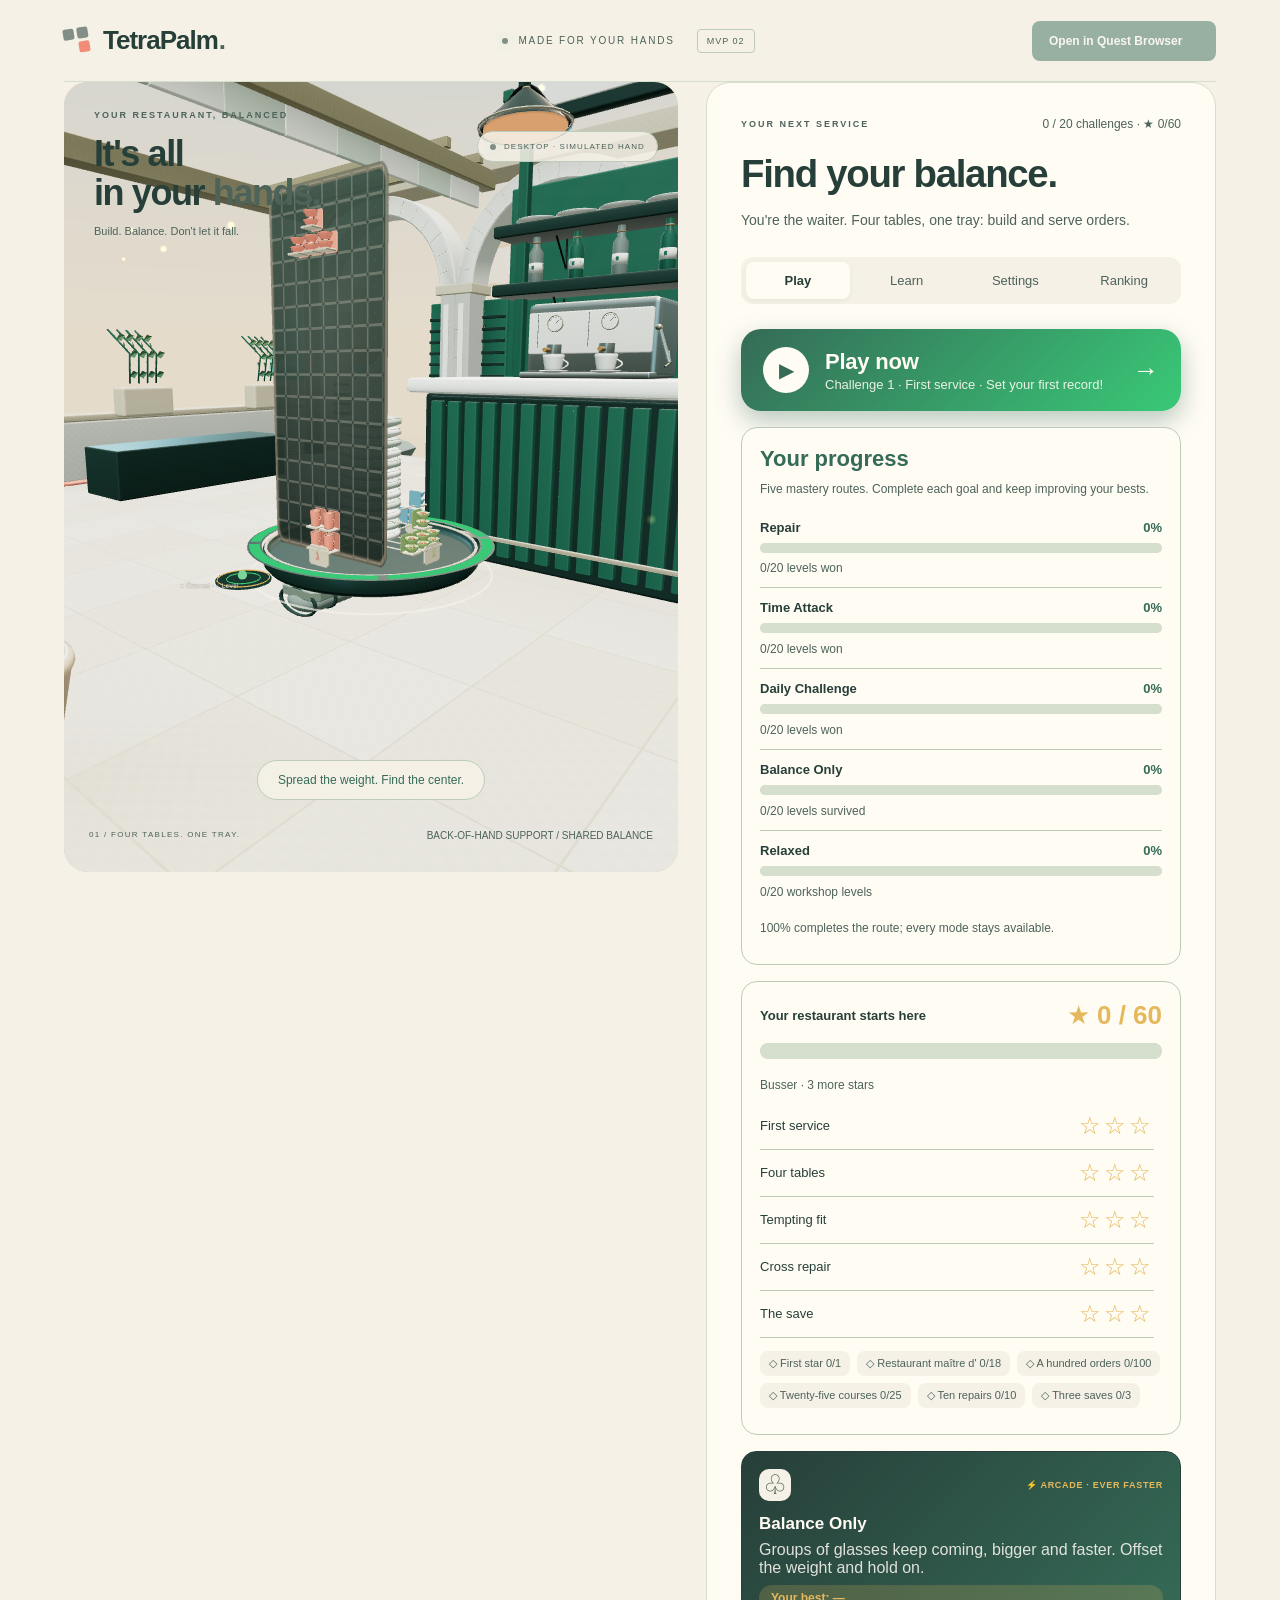
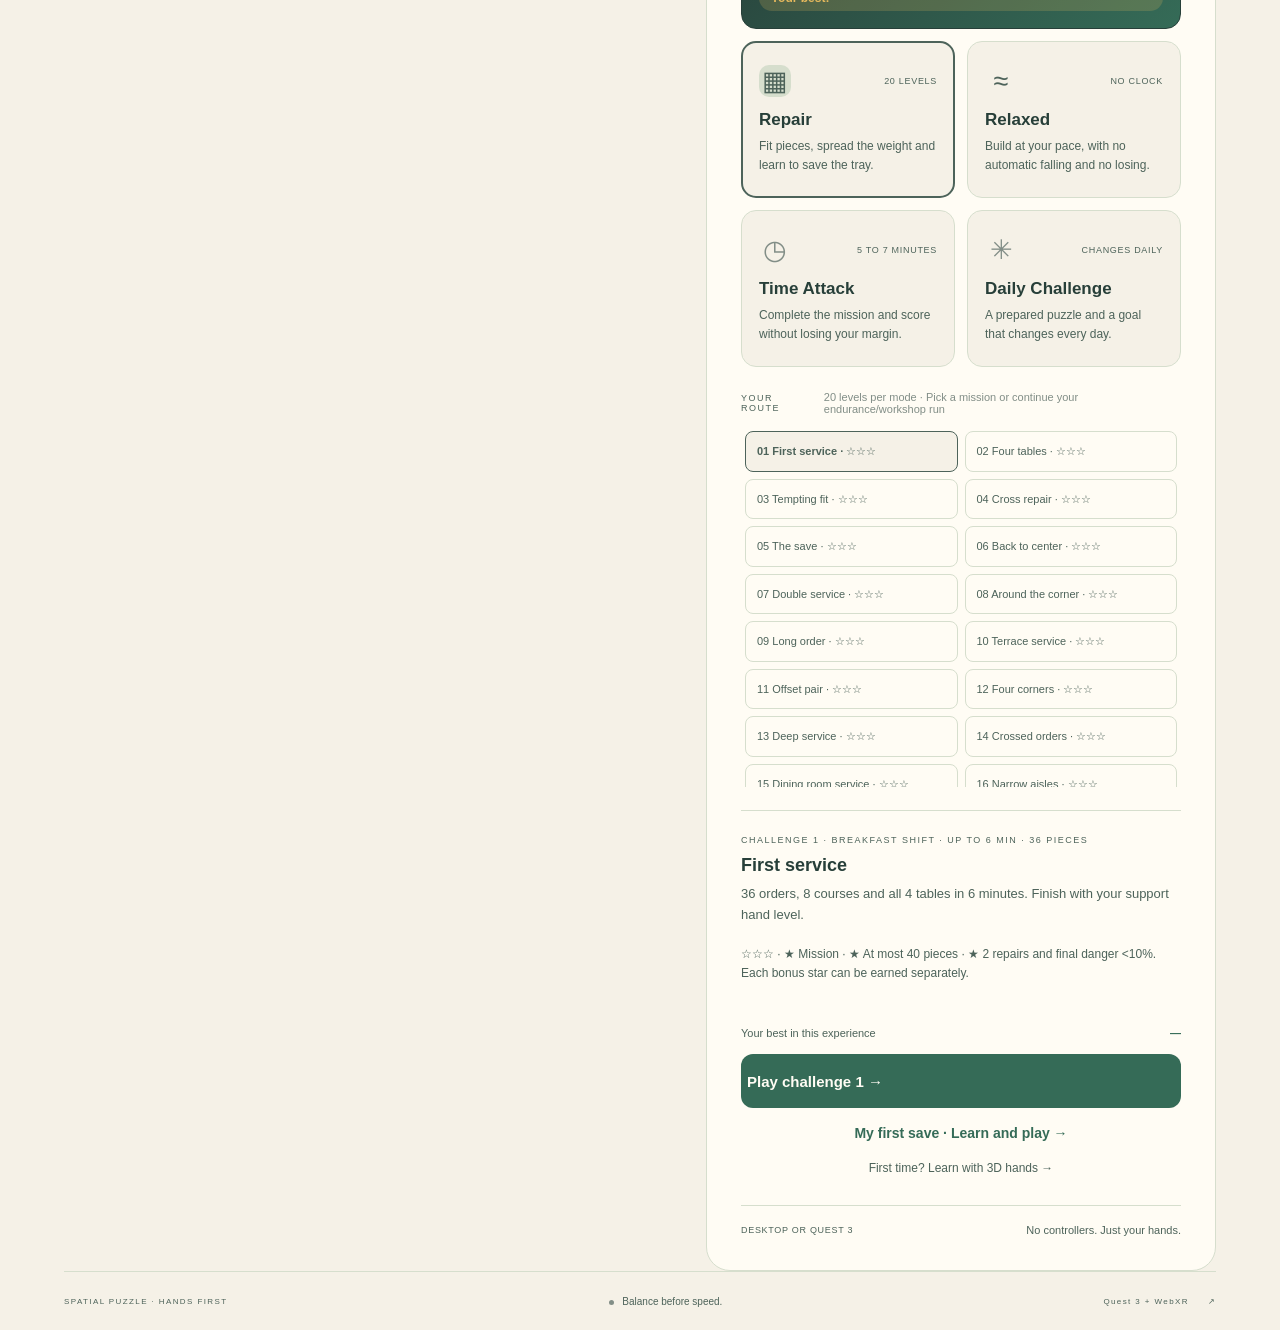
<file: index.html>
<!doctype html>
<html lang="en">
<head>
  <meta charset="UTF-8" />
  <meta name="viewport" content="width=device-width,initial-scale=1" />
  <meta name="theme-color" content="#F5F1E7" />
  <meta name="description" content="Un puzzle espacial sobre el dorso de tu mano. Prepará pedidos para cuatro mesas, encontrá el equilibrio y salvá la bandeja." />
  <title>TetraPalm — En tus manos</title>
  <script>/* Headset browsers see only the VR entry page, from the first paint (see src/main.ts). */
    (function () { var q = location.search; if (/[?&]quest=1/.test(q) || (!/[?&]desktop=1/.test(q) && /OculusBrowser|Quest|Pico|Wolvic/i.test(navigator.userAgent))) document.documentElement.dataset.gate = 'quest'; })();</script>
  <script type="module" crossorigin src="./assets/game-TUcsjohe.js"></script>
  <link rel="modulepreload" crossorigin href="./assets/studio-Dr9xouGd.js">
  <link rel="stylesheet" crossorigin href="./assets/game-S2ydSjP7.css">
</head>
<body data-screen="home">
  <header class="topbar">
    <a class="brand" href="./" aria-label="TetraPalm inicio"><span class="brand-mark"><i></i><i></i><i></i></span>TetraPalm<span class="brand-dot">.</span></a>
    <div class="top-meta"><span class="live-dot"></span> HECHO PARA TUS MANOS <span class="version">MVP 02</span></div>
    <button id="xr-enter" class="button button-dark" disabled><span class="headset-icon">◉</span> Entrar con Quest <span>↗</span></button>
  </header>
  <section id="quest-gate" class="quest-gate" aria-label="Entrar en VR">
    <div class="quest-gate-card">
      <span class="brand-mark quest-gate-mark" aria-hidden="true"><i></i><i></i><i></i></span>
      <h1>TetraPalm<span class="brand-dot">.</span></h1>
      <span class="quest-gate-badge">META QUEST 3 · 3S · SEGUIMIENTO DE MANOS</span>
      <p class="quest-gate-lead">Tu mano es la bandeja. Se juega en VR, sólo con las manos.</p>
      <button id="quest-gate-enter" class="quest-gate-enter" disabled><span class="play-now-icon" aria-hidden="true">▶</span><span id="quest-gate-label">Cargando…</span></button>
      <ol class="quest-gate-steps">
        <li>Dejá los controles a un lado.</li>
        <li>Pellizcá el botón verde para entrar.</li>
        <li>Si el Quest lo pide, permití el seguimiento de manos.</li>
      </ol>
      <p class="quest-gate-note">Modos, niveles, tutorial y ranking están en el menú dentro de la VR.</p>
      <button id="quest-gate-desktop" class="quest-gate-link">Ver la versión de escritorio</button>
    </div>
  </section>
  <main class="layout">
    <section class="play-area" aria-label="Escena del juego">
      <div class="intro">
        <div class="eyebrow">TU RESTAURANTE EN EQUILIBRIO</div>
        <h1>Todo está<br>en tus <em>manos.</em></h1>
        <p>Prepará. Compensá. No la dejes caer.</p>
      </div>
      <div id="scene-container"></div>
      <div class="scene-tag"><span class="live-dot"></span><span id="input-mode">ESCRITORIO · MANO SIMULADA</span></div>
      <div class="scene-annotation"><span class="annotation-line"></span><span>LA BANDEJA SOBRE TU DORSO</span></div>
      <div id="placement-hint" class="placement-hint">Repartí el peso. Encontrá el centro.</div>
      <div class="scene-bottom"><span>01 / CUATRO MESAS. UNA BANDEJA.</span><span id="render-label">Cargando escena…</span></div>
      <div id="toast" role="status" aria-live="polite"></div>
      <div id="fatal" hidden role="alert"></div>
    </section>

    <section id="home" class="home" aria-label="Menú inicial">
      <div class="home-heading"><span class="eyebrow">TU PRÓXIMO SERVICIO</span><span id="home-progress">0 / 20 desafíos</span></div>
      <h2>Encontrá tu equilibrio.</h2><p class="home-lead">Sos el mozo. Cuatro mesas, una bandeja: prepará y despachá pedidos.</p>
      <div class="home-tabs" role="tablist" aria-label="Menú principal">
        <button id="tab-play" role="tab" aria-selected="true" aria-controls="home-play" tabindex="0" data-home-tab="play">Jugar</button>
        <button id="tab-learn" role="tab" aria-selected="false" aria-controls="home-learn" tabindex="-1" data-home-tab="learn">Aprender</button>
        <button id="tab-settings" role="tab" aria-selected="false" aria-controls="home-settings" tabindex="-1" data-home-tab="settings">Ajustes</button>
        <button id="tab-ranking" role="tab" aria-selected="false" aria-controls="home-ranking" tabindex="-1" data-home-tab="ranking">Ranking</button>
      </div>
      <div id="home-play" role="tabpanel" aria-labelledby="tab-play">
        <button id="home-play-now" class="home-play-now"><span class="play-now-icon" aria-hidden="true">▶</span><span class="play-now-text"><strong id="play-now-title">Jugar ahora</strong><small id="play-now-sub"></small></span><span class="play-now-arrow" aria-hidden="true">→</span></button>
        <section class="collection-card mode-progress-board" aria-label="Avance por modo"><h3>Tu avance</h3><p>Cinco rutas de dominio. Completá cada meta y seguí mejorando tus marcas.</p><div id="mode-progress-rows"></div><p>El 100% completa la ruta; todos los modos siguen disponibles.</p></section>
        <section class="collection-card" aria-label="Tu colección"><div class="mission-heading"><strong id="collection-title">Tu restaurante empieza acá</strong><span id="collection-stars">★ 0 / 60</span></div><progress id="collection-bar" max="60" value="0" aria-label="Estrellas de los desafíos"></progress><p id="collection-next"></p><div id="star-board-rows"></div><div id="achievement-list" class="achievement-list" aria-label="Logros acumulativos"></div></section>
        <div id="home-resume" class="home-resume" hidden><span>Tu bandeja está en pausa.</span><button id="home-continue">Continuar →</button><button id="home-end">Terminar partida y elegir</button></div>
        <div class="experience-grid" aria-label="Experiencias">
          <button data-mode="balance" class="experience featured" aria-pressed="false"><span class="mode-art art-calm" aria-hidden="true">♧</span><span class="mode-duration">⚡ ARCADE · CADA VEZ MÁS RÁPIDO</span><strong>Solo equilibrio</strong><span>Llegan grupos de copas, cada vez más grandes y rápidos. Compensá el peso y aguantá.</span><span class="feature-record">Tu marca: <b id="balance-record">—</b></span></button>
          <button data-mode="repair" class="experience" aria-pressed="true"><span class="mode-art art-repair" aria-hidden="true">▦</span><span class="mode-duration">20 NIVELES</span><strong>Reparación</strong><span>Encajá, repartí el peso y aprendé a salvar la bandeja.</span></button>
          <button data-mode="calm" class="experience" aria-pressed="false"><span class="mode-art art-calm" aria-hidden="true">≈</span><span class="mode-duration">SIN RELOJ</span><strong>Tranquilo</strong><span>Prepará a tu ritmo, sin caída automática ni derrota.</span></button>
          <button data-mode="timed" class="experience" aria-pressed="false"><span class="mode-art art-timed" aria-hidden="true">◷</span><span class="mode-duration">5 A 7 MINUTOS</span><strong>Contrarreloj</strong><span>Cumplí la misión y sumá puntos sin perder el margen.</span></button>
          <button data-mode="daily" class="experience" aria-pressed="false"><span class="mode-art art-daily" aria-hidden="true">✳</span><span class="mode-duration">CAMBIA CADA DÍA</span><strong>Desafío del día</strong><span>Un problema preparado y un objetivo que cambia cada día.</span></button>
        </div>
        <div id="home-route"><div class="route-heading"><span class="caption">TU RECORRIDO</span><span>20 niveles por modo · Elegí una misión o seguí tu resistencia/taller</span></div><div id="home-levels" class="home-levels" aria-label="Desafíos de reparación"></div></div>
        <div class="home-selection"><span id="home-selection-meta" class="caption"></span><h3 id="home-selection-title"></h3><p id="home-selection-description"></p></div>
        <p id="home-star-rules" class="star-rules"></p>
        <p id="home-medals" class="mastery" aria-live="polite"></p><div class="home-record"><span>Tu mejor marca en esta experiencia</span><strong id="home-record">—</strong></div>
        <button id="home-start" class="button home-primary" disabled>Preparar pedidos →</button>
        <button id="home-rescue" class="home-first">Mi primera salvada · Aprender y jugar →</button>
        <button id="home-first" class="home-first">¿Primera vez? Aprendé con manos 3D →</button>
      </div>
      <div id="home-learn" role="tabpanel" aria-labelledby="tab-learn" hidden><p class="tab-intro">Mirá la demostración y probá cada acción. La práctica avanza con tus manos y no tiene derrota.</p><div class="course-list">
        <button data-course="intro"><span>01</span><div><strong>Primer pedido</strong><small>Mover, rotar y colocar una pieza.</small></div><i>→</i></button>
        <button data-course="tower"><span>02</span><div><strong>Las cuatro mesas</strong><small>Girar toda la bandeja en ambos sentidos.</small></div><i>→</i></button>
        <button data-course="balance"><span>03</span><div><strong>Encontrar el centro</strong><small>Compensar, frenar y repartir el peso.</small></div><i>→</i></button>
        <button data-course="full"><span>04</span><div><strong>Todos los gestos</strong><small>El recorrido completo, paso a paso.</small></div><i>→</i></button>
      </div><p class="home-note">Apoyá el codo y relajá los hombros. Podés descansar durante cualquier partida.</p></div>
      <div id="home-ranking" role="tabpanel" aria-labelledby="tab-ranking" hidden>
        <p class="tab-intro">Competí con jugadores de todo el mundo. Se muestra el top 20 de cada tablero; con «Mi puesto» ves dónde estás y quiénes te rodean.</p>
        <div class="rank-controls"><select id="rank-board" aria-label="Tablero"></select><div class="rank-scope" role="group" aria-label="Temporada"><button type="button" data-rank-scope="week">Esta semana</button><button type="button" data-rank-scope="all">Histórico</button></div></div>
        <div class="rank-view" role="group" aria-label="Vista"><button type="button" id="rank-top">Top 20</button><button type="button" id="rank-mine">Mi puesto</button></div>
        <p id="rank-status" class="rank-status" aria-live="polite"></p>
        <ol id="rank-rows" class="rank-rows" aria-label="Posiciones"></ol>
        <p id="rank-me" class="rank-me"></p>
        <form id="rank-search" class="rank-form"><input id="rank-q" type="search" maxlength="24" placeholder="Buscar apodo o #1234" aria-label="Buscar jugador"><button>Buscar</button></form>
        <form id="rank-name-form" class="rank-form"><input id="rank-name" maxlength="18" minlength="3" autocomplete="nickname" aria-label="Tu apodo" placeholder="Tu apodo"><button>Guardar apodo</button></form>
        <p class="home-note">Jugás como <b id="rank-player">—</b>. <span id="rank-name-status"></span> Cada ronda se rehace en el servidor antes de entrar al tablero. «Menor esfuerzo» y Tranquilo no compiten.</p>
      </div>
      <div id="home-settings" role="tabpanel" aria-labelledby="tab-settings" hidden><p class="tab-intro">Prepará la experiencia antes de empezar.</p><div id="home-settings-slot"></div><p class="home-note">Elegí la mano de apoyo entre rondas, también dentro de Quest. Las ayudas se eligen antes de cada partida; cada configuración guarda su propio récord.</p></div>
      <div class="home-foot"><span>ESCRITORIO O QUEST 3</span><span>Sin mandos. Con tus manos.</span></div>
    </section>
    <aside class="sidebar">
      <button id="home-back" class="home-back">← Volver al inicio</button>
      <div class="mode-picker">
        <label for="game-mode">ELEGÍ TU EXPERIENCIA</label>
        <select id="game-mode"><option value="repair">Desafíos de reparación</option><option value="timed">Contrarreloj · 5 a 7 minutos</option><option value="calm">Modo tranquilo</option><option value="balance">Solo equilibrio · Copas rápidas</option><option value="daily">Desafío del día</option></select>
        <label for="challenge-select" id="challenge-label">NIVEL</label><select id="challenge-select"></select>
        <p id="mode-description"></p>
      </div>
      <div class="section-heading"><span class="eyebrow">TU PARTIDA</span><span class="round-label">03:00 / RONDA</span></div>
      <div class="score-row"><div><span class="caption">PUNTOS</span><strong id="score">0000</strong></div><div class="timer-box"><span class="caption">TIEMPO</span><strong id="timer">03:00</strong></div></div>
      <div class="record-row"><span>Tu mejor ronda</span><span id="record">—</span></div>
      <section id="mission-card" class="mission-card" aria-label="Avance de la misión"><div class="mission-heading"><strong id="mission-stage"></strong><span id="mission-percent">0%</span></div><progress id="mission-bar" value="0" max="100" aria-label="Progreso de la misión"></progress><div id="mission-goals" class="mission-goals"></div><div id="mission-stars" class="star-rules"></div></section>
      <div class="balance-card">
        <div class="balance-heading"><span id="balance-label">En equilibrio</span><span id="danger-value">0%</span></div>
        <div class="danger-track"><div id="danger-bar"></div></div>
        <p id="status">Listo para empezar. Apoyá el codo y relajá la mano.</p>
        <p id="objective" class="objective"></p><p id="balance-explanation"></p>
      </div>
      <div id="forecast" class="forecast" role="status" aria-live="polite">El contorno anticipa dónde quedará la pieza.</div>
      <div class="faces-heading"><span class="caption">PESO POR MESA</span><span id="line-count">0 tandas</span></div>
      <div class="faces" aria-label="Elegir mesa">
        <button class="face active" data-face="0" aria-label="Elegir mesa Coral"><span class="face-symbol" style="--face:var(--tp-coral)">①</span><span>Coral</span><span class="face-weight" id="mass-0">0</span><i id="mass-bar-0"></i></button>
        <button class="face" data-face="1" aria-label="Elegir mesa Lima"><span class="face-symbol" style="--face:var(--tp-lime)">②</span><span>Lima</span><span class="face-weight" id="mass-1">0</span><i id="mass-bar-1"></i></button>
        <button class="face" data-face="2" aria-label="Elegir mesa Cielo"><span class="face-symbol" style="--face:var(--tp-sky)">③</span><span>Cielo</span><span class="face-weight" id="mass-2">0</span><i id="mass-bar-2"></i></button>
        <button class="face" data-face="3" aria-label="Elegir mesa Lavanda"><span class="face-symbol" style="--face:var(--tp-lavender)">④</span><span>Lavanda</span><span class="face-weight" id="mass-3">0</span><i id="mass-bar-3"></i></button>
      </div>
      <div class="next-row"><span class="caption">SIGUIENTE PIEZA</span><div class="next-preview" id="next-preview"></div><span id="next-name">—</span></div>
      <section id="round-result" class="round-result" hidden aria-live="polite"><h3 id="result-title"></h3><div id="result-stars" class="result-stars"></div><p id="result-rank" class="result-rank"></p><p id="result-progress" class="result-progress"></p><p id="result-reward"></p><p id="result-next"></p><p id="result-stats"></p><p id="result-improvement"></p><p id="result-badges" class="mastery"></p><p id="result-advice"></p></section>
      <button id="repeat-round" class="button" hidden>Repetir esta ronda →</button>
      <button id="start" class="button button-start" disabled>Empezar partida <span>→</span></button>
      <button id="next-challenge" class="button button-start" hidden>Siguiente desafío →</button>
      <button id="tutorial" class="button">Primera misión con manos 3D</button>
      <button id="tutorial-full" class="button">Practicar todos los gestos</button>
      <button id="tutorial-skip" class="button" hidden>Salir de la práctica y jugar</button>
      <div class="secondary-actions"><button id="pause" disabled>Pausar <kbd>P</kbd></button><button id="restart" disabled>Reiniciar <span>↻</span></button></div>
      <button id="exit-game" class="button">Cerrar juego <kbd>Esc</kbd></button>
      <div class="divider"></div>
      <div class="controls-header"><span class="eyebrow">PROBALO EN ESCRITORIO</span><button id="help-toggle" aria-expanded="true" aria-controls="controls">?</button></div>
      <div id="controls">
        <div class="control-row"><span>Mover pieza</span><span><kbd>←</kbd><kbd>→</kbd></span></div>
        <div class="control-row"><span>Girar pedidos</span><span><kbd>Q</kbd><kbd>E</kbd><kbd>↑</kbd></span></div>
        <div class="control-row"><span>Rotar pieza</span><span><kbd>R</kbd></span></div>
        <div class="control-row"><span>Colocar / caída rápida</span><span><kbd>Espacio</kbd><kbd>↓</kbd></span></div>
        <div class="control-row"><span>Inclinar la mano</span><span><kbd>W</kbd><kbd>A</kbd><kbd>S</kbd><kbd>D</kbd></span></div>
        <div class="control-row"><span>Nivelar apoyo</span><span><kbd>N</kbd></span></div>
      </div>
      <div class="settings"><label><input id="ease" type="checkbox"> Menor esfuerzo</label><label><input id="mirror" type="checkbox"> Apoyo en mano derecha</label><label><input id="forecast-help" type="checkbox" checked> Anticipar equilibrio</label><label><input id="sound" type="checkbox" checked> Sonido general</label><label><input id="music" type="checkbox" checked> Música</label><label>Volumen de música <input id="music-volume" type="range" min="0" max="1" step="0.1" value="0.7"></label><label><input id="effects" type="checkbox" checked> Efectos y avisos</label><label>Volumen de efectos <input id="effects-volume" type="range" min="0" max="1" step="0.1" value="0.8"></label><label><input id="full-guide" type="checkbox"> Guía completa en VR</label><label><input id="coach-hands" type="checkbox" checked> Manos guía en partida (VR)</label><label><input id="profile-frames" type="checkbox"> Medir fluidez (datos locales)</label><label>Idioma <select id="language"><option value="en">English</option><option value="es">Español</option></select></label></div>
      <p id="frame-metrics" class="frame-metrics" hidden></p><details class="lab"><summary>Pruebas de tracking <span>＋</span></summary><button id="tracking-test">Simular pérdida de tracking</button><button id="tilt-reset">Volver a mano horizontal</button><button id="save-replay">Guardar replay de esta partida</button></details>
    </aside>
  </main>
  <section id="closed-screen" hidden style="padding:4rem;text-align:center">
    <h1>Partida detenida</h1>
    <p>Saliste del modo VR. El navegador y esta página siguen abiertos.</p>
    <button id="save-diagnostics" class="button">Guardar diagnóstico</button>
    <button id="reopen-game" class="button button-dark">Volver al juego</button>
  </section>
  <footer class="footer"><span>PUZZLE ESPACIAL · HANDS FIRST</span><span><span class="footer-dot"></span> Equilibrio antes que velocidad.</span><span>Quest 3 + WebXR <span class="footer-arrow">↗</span></span></footer>
</body>
</html>
</file>
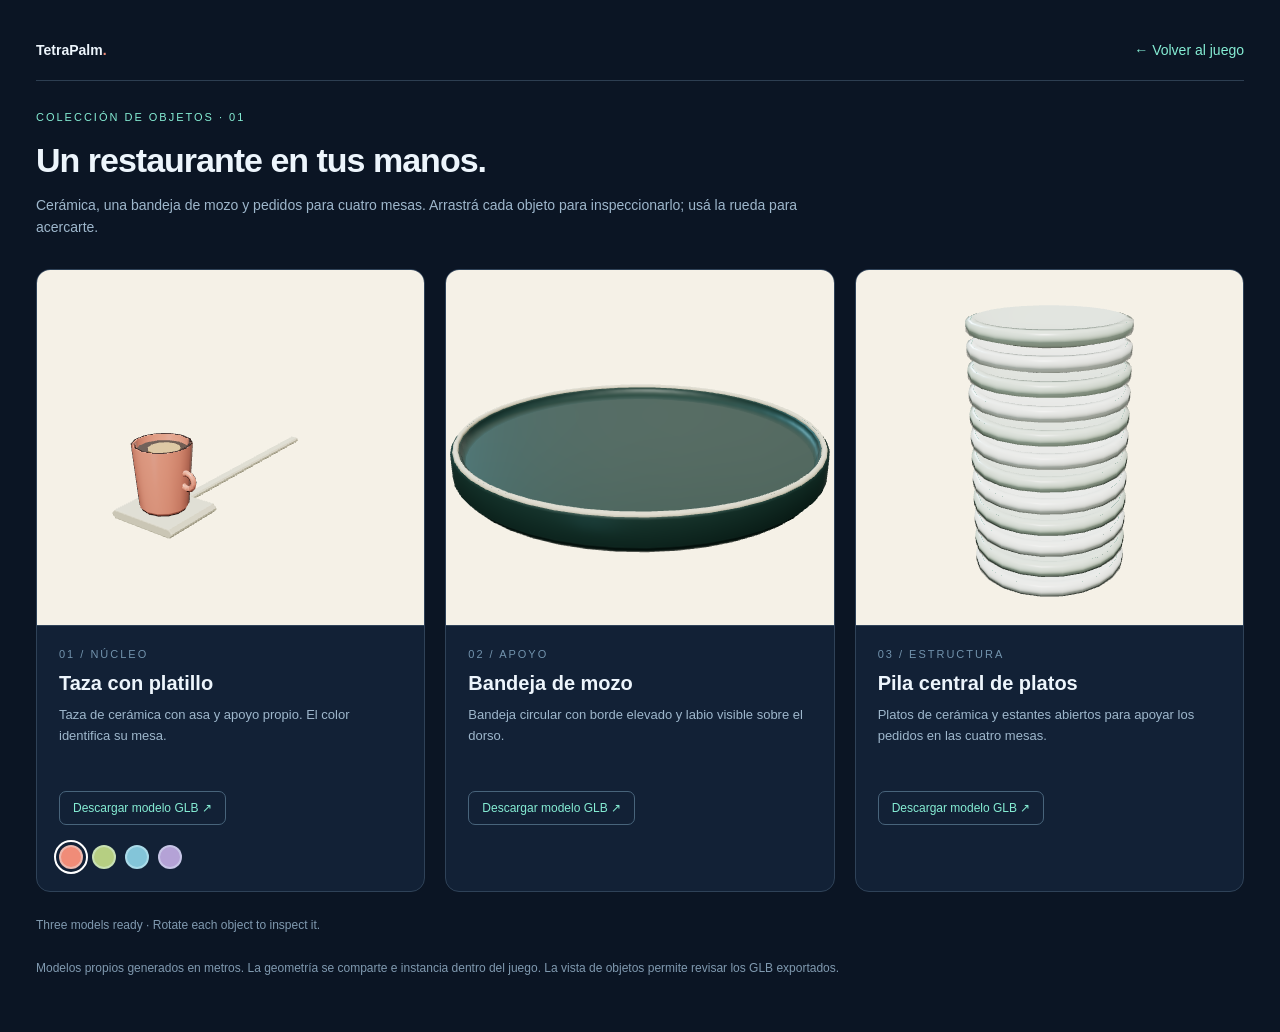
<file: models.html>
<!doctype html>
<html lang="es">
<head><meta charset="UTF-8"><meta name="viewport" content="width=device-width,initial-scale=1"><title>TetraPalm · Modelos 3D</title>
<style>
*{box-sizing:border-box}body{margin:0;background:#0b1524;color:#edf5fc;font:14px 'Segoe UI',sans-serif}main{max-width:1350px;margin:auto;padding:42px 36px}header{display:flex;justify-content:space-between;align-items:center;border-bottom:1px solid #2d3e51;padding-bottom:22px}a{color:#85edd4;text-decoration:none}h1{font-size:34px;letter-spacing:-1px;margin:18px 0 12px}p{color:#9eb7cc;line-height:1.6}.eyebrow{font-size:11px;letter-spacing:2px;color:#85edd4}.intro{max-width:800px;margin:30px 0}.models{display:grid;grid-template-columns:repeat(3,minmax(0,1fr));gap:20px}.model{border:1px solid #2f4258;border-radius:14px;overflow:hidden;background:#122136}.viewport{height:355px;position:relative}.viewport canvas{display:block;width:100%;height:100%;touch-action:none}.model-info{padding:22px;border-top:1px solid #2f4258}h2{font-size:20px;margin:0 0 10px}.model-info p{font-size:13px;min-height:68px;margin:0 0 18px}.number{font-size:11px;letter-spacing:2px;color:#7293ad;margin-bottom:12px}.download{display:inline-block;border:1px solid #48647b;padding:9px 13px;border-radius:7px;font-size:12px}.swatches{display:flex;gap:9px;margin-top:20px}.swatches button{width:24px;height:24px;border:2px solid #e4faff66;border-radius:50%;cursor:pointer}.swatches button[aria-pressed=true]{outline:2px solid #fff;outline-offset:3px}.note{font-size:12px;margin-top:24px;color:#809ab0}#error{color:#ffb49e}button:focus-visible,a:focus-visible{outline:2px solid #85edd4;outline-offset:4px}@media(max-width:800px){main{padding:24px 20px}.models{grid-template-columns:1fr}.viewport{height:360px}.model-info p{min-height:0}h1{font-size:30px}}
</style>  <script type="module" crossorigin src="./assets/models-BMpFvUgj.js"></script>
  <link rel="modulepreload" crossorigin href="./assets/studio-Dr9xouGd.js">
</head>
<body><main>
<header><strong>TetraPalm<span style="color:#F08C78">.</span></strong><a href="./">← Volver al juego</a></header>
<section class="intro"><div class="eyebrow">COLECCIÓN DE OBJETOS · 01</div><h1>Un restaurante en tus manos.</h1><p>Cerámica, una bandeja de mozo y pedidos para cuatro mesas. Arrastrá cada objeto para inspeccionarlo; usá la rueda para acercarte.</p></section>
<section class="models" aria-label="Objetos modelados">
<article class="model"><div class="viewport" id="block-view" aria-label="Modelo del bloque en 3D"></div><div class="model-info"><div class="number">01 / NÚCLEO</div><h2>Taza con platillo</h2><p>Taza de cerámica con asa y apoyo propio. El color identifica su mesa.</p><a class="download" href="./models/block.glb" download>Descargar modelo GLB ↗</a><div class="swatches" aria-label="Color del bloque"><button aria-label="Coral" aria-pressed="true" data-color="F08C78" style="background:#F08C78"></button><button aria-label="Lima" aria-pressed="false" data-color="B6CF82" style="background:#B6CF82"></button><button aria-label="Cielo" aria-pressed="false" data-color="83C5D9" style="background:#83C5D9"></button><button aria-label="Lavanda" aria-pressed="false" data-color="B4A2D6" style="background:#B4A2D6"></button></div></div></article>
<article class="model"><div class="viewport" id="base-view" aria-label="Modelo de la base en 3D"></div><div class="model-info"><div class="number">02 / APOYO</div><h2>Bandeja de mozo</h2><p>Bandeja circular con borde elevado y labio visible sobre el dorso.</p><a class="download" href="./models/base.glb" download>Descargar modelo GLB ↗</a></div></article>
<article class="model"><div class="viewport" id="chassis-view" aria-label="Modelo del chasis en 3D"></div><div class="model-info"><div class="number">03 / ESTRUCTURA</div><h2>Pila central de platos</h2><p>Platos de cerámica y estantes abiertos para apoyar los pedidos en las cuatro mesas.</p><a class="download" href="./models/chassis.glb" download>Descargar modelo GLB ↗</a></div></article>
</section><p id="error" role="alert" hidden></p><p id="load-status" class="note" role="status">Cargando los tres modelos…</p><p class="note">Modelos propios generados en metros. La geometría se comparte e instancia dentro del juego. La vista de objetos permite revisar los GLB exportados.</p>
</main></body></html>
</file>
<file: assets/game-S2ydSjP7.css>
:root{font-family:DM Sans,sans-serif;color:var(--tp-ink);background:var(--tp-ivory);font-synthesis:none;--green:var(--tp-ink);--muted:var(--tp-earth);--line:var(--tp-sage);--coral:var(--tp-coral)}*{box-sizing:border-box}body{margin:0}button,a,input{-webkit-tap-highlight-color:transparent}button{font:inherit;cursor:pointer;color:inherit}button:disabled{cursor:wait;opacity:.48}button:focus-visible,a:focus-visible,input:focus-visible,summary:focus-visible{outline:3px solid var(--tp-earth);outline-offset:4px}button{touch-action:manipulation}button:disabled:focus-visible{outline:none}a{color:inherit;text-decoration:none}.topbar{height:91px;margin:0 5%;display:flex;align-items:center;justify-content:space-between;border-bottom:1px solid var(--line)}.brand{font:800 26px Manrope,sans-serif;letter-spacing:-1px;display:flex;align-items:center;gap:11px}.brand-dot{margin-left:-10px;color:var(--coral)}.brand-mark{display:grid;grid-template-columns:11px 11px;grid-template-rows:11px 11px;gap:3px;transform:rotate(-9deg);margin-right:3px}.brand-mark i{background:var(--tp-ink);border-radius:2px}.brand-mark i:last-child{grid-column:2;background:var(--coral)}.top-meta{font-size:10px;letter-spacing:1.8px;display:flex;align-items:center;gap:10px;color:var(--tp-muted)}.live-dot{height:6px;width:6px;border-radius:50%;background:var(--tp-muted);display:inline-block;box-shadow:0 0 0 3px color-mix(in srgb,var(--tp-muted) 7%,transparent)}.version{padding:6px 9px;border:1px solid var(--tp-sage);border-radius:4px;font-size:9px;letter-spacing:1px;margin-left:12px}.button{border:0;border-radius:8px;display:flex;align-items:center;justify-content:space-between;gap:14px;font-weight:600}.button-dark{background:var(--green);color:var(--tp-ivory);font-size:12px;padding:13px 17px;min-width:184px}.headset-icon{font-size:18px}.layout{display:grid;grid-template-columns:minmax(0,1fr) 300px;gap:42px;margin:0 5%;max-width:1800px}.play-area{position:relative;height:790px;min-height:600px;overflow:hidden}.intro{position:absolute;top:48px;left:0;z-index:2;pointer-events:none}.eyebrow{font-size:9px;font-weight:700;letter-spacing:2px;color:var(--tp-earth)}.intro h1{font:600 clamp(40px,4.1vw,65px)/1.06 "Manrope",sans-serif;letter-spacing:-3px;margin:22px 0 18px}.intro h1 em{font-style:normal;color:var(--tp-earth)}.intro p{font-size:12px;color:var(--tp-earth);margin:0}.scene-tag{position:absolute;top:49px;right:0;font-size:8px;letter-spacing:1.1px;display:flex;align-items:center;gap:8px;border:1px solid var(--tp-sage);border-radius:40px;padding:10px 12px;z-index:3;background:color-mix(in srgb,var(--tp-ivory) 77%,transparent)}.scene-annotation{position:absolute;bottom:210px;left:1%;font-size:8px;letter-spacing:1.4px;display:flex;align-items:center;gap:10px;color:var(--tp-earth);pointer-events:none}.annotation-line{width:40px;height:1px;background:var(--tp-sky-top)}.scene-bottom{position:absolute;left:0;right:0;bottom:31px;display:flex;justify-content:space-between;font-size:8px;letter-spacing:1.3px;color:var(--tp-earth)}.scene-bottom #render-label{letter-spacing:0;font-size:10px}#scene-container{position:absolute;inset:0;min-width:0}#scene-container canvas{width:100%;height:100%;display:block;outline:none}.sidebar{padding:51px 0 26px}.section-heading{display:flex;justify-content:space-between;align-items:center}.round-label{font-size:9px;letter-spacing:1px;color:var(--tp-earth)}.caption{font-size:9px;letter-spacing:1.5px;color:var(--tp-earth)}.score-row{display:flex;justify-content:space-between;margin-top:28px}.score-row>div{display:flex;flex-direction:column;gap:6px}.score-row strong{font:600 42px/1.15 Manrope,sans-serif;letter-spacing:-2px;font-variant-numeric:tabular-nums}.timer-box{text-align:right}.timer-box strong{font-size:26px;margin-top:13px;letter-spacing:-1px;color:var(--tp-muted)}.record-row{display:flex;justify-content:space-between;margin:13px 0 22px;color:var(--tp-earth);font-size:11px}.record-row span:last-child{color:var(--tp-muted);font-weight:600}.balance-card{background:var(--tp-ivory);border:1px solid var(--tp-sage);border-radius:9px;padding:15px 16px}.balance-heading{display:flex;justify-content:space-between;font-size:11px;font-weight:600}.balance-heading span:first-child:before{content:"";display:inline-block;width:6px;height:6px;border-radius:50%;background:var(--tp-earth);margin-right:8px}.danger-track{height:4px;background:var(--tp-sage);border-radius:3px;margin-top:14px;overflow:hidden}.danger-track div{height:100%;min-width:4px;background:var(--tp-earth);border-radius:3px;transition:width .15s,background .25s}.balance-card p{font-size:10px;line-height:1.6;color:var(--tp-earth);margin:11px 0 0;min-height:32px}.faces-heading{display:flex;align-items:center;justify-content:space-between;margin:26px 0 12px}.faces-heading>span:last-child{font-size:10px;color:var(--tp-earth)}.faces{display:grid;grid-template-columns:1fr 1fr;gap:7px}.face{position:relative;background:transparent;border:1px solid var(--tp-sage);border-radius:7px;padding:10px 10px 12px;display:flex;align-items:center;gap:7px;font-size:10px;overflow:hidden}.face.active{border-color:var(--tp-earth);background:var(--tp-sage)}.face-symbol{font-size:17px;line-height:1;color:var(--face)}.face-weight{margin-left:auto;color:var(--tp-earth);font-size:10px}.face i{position:absolute;bottom:0;left:0;width:0;height:2px;background:var(--tp-lime);transition:width .2s}.next-row{display:flex;align-items:center;gap:12px;min-height:50px;margin:12px 0 15px}.next-preview{height:34px;min-width:41px;display:grid;grid-template-columns:repeat(4,7px);grid-template-rows:repeat(4,7px);gap:2px}.next-preview i{background:var(--tp-lime);border-radius:1px}.next-row>span:last-child{font-size:10px;color:var(--tp-earth)}.button-start{background:var(--green);color:var(--tp-ivory);width:100%;padding:15px 17px;font-size:12px}.button-start:hover,.button-dark:hover{background:var(--tp-moss)}.secondary-actions{display:flex;gap:12px;justify-content:center;margin-top:12px}.secondary-actions button{border:0;background:none;font-size:10px;color:var(--tp-earth);padding:7px 13px}.secondary-actions button:hover{color:var(--tp-ink)}.divider{height:1px;background:var(--tp-sage);margin:22px 0}.controls-header{display:flex;align-items:center;justify-content:space-between;margin-bottom:13px}.controls-header button{font-size:10px;border:1px solid var(--tp-sage);border-radius:50%;background:none;width:20px;height:20px;color:var(--tp-earth)}.control-row{display:flex;align-items:center;justify-content:space-between;font-size:10px;color:var(--tp-earth);margin:8px 0}.control-row>span:last-child{display:flex;gap:4px}kbd{font:9px DM Sans,sans-serif;min-width:20px;height:21px;padding:3px 5px;text-align:center;display:inline-block;line-height:14px;border:1px solid var(--tp-sage);border-radius:4px;background:var(--tp-ivory);box-shadow:0 1px 0 var(--tp-sage);color:var(--tp-earth)}.secondary-actions kbd{height:17px;line-height:10px;margin-left:5px;font-size:8px}.settings{display:flex;gap:9px;flex-direction:column;margin-top:17px;font-size:10px;color:var(--tp-earth)}.settings label{display:flex;align-items:center;gap:8px;cursor:pointer}.settings input{accent-color:var(--tp-earth);width:12px;height:12px;margin:0}.lab{margin-top:17px;border-top:1px solid var(--tp-sage);padding-top:13px;font-size:9px;color:var(--tp-earth)}.lab summary{cursor:pointer;display:flex;justify-content:space-between;list-style:none}.lab button{border:1px solid var(--tp-sage);background:none;border-radius:4px;padding:6px 8px;margin:9px 5px 0 0;font-size:9px}.footer{border-top:1px solid var(--line);margin:0 5%;height:59px;display:flex;justify-content:space-between;align-items:center;color:var(--tp-earth);font-size:8px;letter-spacing:1.4px}.footer>span:nth-child(2){letter-spacing:0;font-size:10px}.footer-dot{height:5px;width:5px;display:inline-block;border-radius:50%;background:var(--coral);margin-right:6px}.footer-arrow{margin-left:15px}#toast{position:absolute;bottom:95px;left:50%;transform:translate(-50%);background:color-mix(in srgb,var(--tp-ink) 93%,transparent);border-radius:8px;padding:13px 22px;color:var(--tp-ghost);font-size:12px;opacity:0;transition:opacity .2s;pointer-events:none;white-space:nowrap;z-index:5}#toast.show{opacity:1}#fatal{position:absolute;bottom:75px;left:5%;right:5%;padding:20px;background:var(--tp-ivory);color:var(--tp-muted);border-radius:8px;font-size:12px;z-index:10;line-height:1.6}[hidden]{display:none!important}body.xr-active .layout .intro,body.xr-active .scene-tag,body.xr-active .scene-annotation{display:none}.scene-warning{color:var(--tp-danger)!important}#scene-container canvas{width:100%!important;height:100%!important}@media(min-width:1500px){.layout{gap:64px;grid-template-columns:minmax(0,1fr) 320px}.play-area{height:850px}.intro{top:65px}.sidebar{padding-top:64px}}@media(max-width:1050px){.top-meta{display:none}.layout{gap:20px;grid-template-columns:minmax(0,1fr) 265px}.intro h1{font-size:45px}.scene-tag{top:270px;right:auto;left:0}.scene-annotation{font-size:7px;bottom:130px}.play-area{height:790px}}@media(max-width:720px){.topbar{height:73px;margin:0 6%}.brand{font-size:22px}.button-dark{font-size:10px;min-width:140px;padding:10px 12px}.layout{display:flex;flex-direction:column;margin:0 6%;gap:0}.play-area{height:610px;min-height:610px}.intro{top:30px}.intro h1{font-size:44px;letter-spacing:-2px;margin:17px 0 14px}.intro p{font-size:11px}.scene-tag{inset:auto 0 69px auto;font-size:6px}.scene-annotation{bottom:190px;left:0;font-size:6px;max-width:80px;line-height:1.6}.annotation-line{width:15px;flex-shrink:0}.scene-bottom{bottom:23px;font-size:7px}.sidebar{border-top:1px solid var(--line);padding-top:28px;padding-bottom:35px}.score-row{margin-top:18px}.settings{display:flex;flex-direction:row;flex-wrap:wrap;gap:15px}.footer{margin:0 6%;font-size:6px;height:59px;gap:10px}.footer>span:nth-child(2){display:none}.faces{grid-template-columns:repeat(4,1fr)}.face{font-size:9px;padding:10px 7px}.face-weight{display:none}.control-row{font-size:11px}.scene-bottom #render-label{font-size:8px}.scene-bottom>span:first-child{max-width:180px}.topbar .headset-icon{display:none}}:root{font-family:Inter,Segoe UI,sans-serif;color:var(--tp-ivory);background:var(--tp-ink);--green:var(--tp-safe);--muted:var(--tp-sky-top);--line:var(--tp-ink);--coral:var(--tp-coral);color-scheme:dark}body{background:radial-gradient(ellipse at 75% 0%,var(--tp-ink) 0%,var(--tp-ink) 60%)}.topbar{height:82px}.brand{font-family:Inter,Segoe UI,sans-serif;letter-spacing:-1px}.brand-mark i{background:var(--tp-safe)}.top-meta,.caption,.eyebrow,.round-label{color:var(--tp-sky-top)}.live-dot{background:var(--tp-safe);box-shadow:0 0 12px color-mix(in srgb,var(--tp-safe) 27%,transparent)}.version{border-color:var(--tp-moss);color:var(--tp-porcelain)}.button-dark,.button-start{background:var(--tp-safe);color:var(--tp-ink);box-shadow:0 4px 24px color-mix(in srgb,var(--tp-safe) 8%,transparent)}.button-dark:hover,.button-start:hover{background:var(--tp-sky)}.button:disabled{cursor:default;box-shadow:none}.layout{gap:36px;grid-template-columns:minmax(0,1fr) 320px}.play-area{height:790px;border-right:1px solid var(--tp-ink)}.intro{top:42px}.intro h1{font-family:Inter,Segoe UI,sans-serif;font-weight:650;font-size:clamp(40px,4vw,60px);letter-spacing:-2.6px}.intro h1 em{color:var(--tp-safe)}.intro p{color:var(--tp-sky-top);font-size:13px}.intro .eyebrow{color:var(--tp-safe)}.scene-tag{right:22px;background:color-mix(in srgb,var(--tp-ink) 87%,transparent);border-color:var(--tp-ink);color:var(--tp-lavender)}.scene-annotation{color:var(--tp-sky-top)}.scene-bottom{right:24px;color:var(--tp-sky-top)}.sidebar{padding-top:44px}.score-row strong{font-family:Inter,Segoe UI,sans-serif;font-weight:650;color:var(--tp-ghost)}.timer-box strong{color:var(--tp-safe)}.record-row{color:var(--tp-sky-top)}.record-row span:last-child{color:var(--tp-ivory)}.balance-card{background:linear-gradient(135deg,var(--tp-ink),var(--tp-ink));border-color:var(--tp-ink)}.balance-heading{color:var(--tp-ivory)}.balance-heading span:first-child:before{background:var(--tp-safe)}.balance-card p{color:var(--tp-sky-top);font-size:11px}.danger-track{background:var(--tp-ink);height:5px}.danger-track div{background:var(--tp-safe)}.faces-heading>span:last-child{color:var(--tp-lavender)}.face{background:var(--tp-ink);border-color:var(--tp-ink);color:var(--tp-sage);padding:12px 11px 14px}.face.active{background:var(--tp-ink);border-color:var(--tp-safe);box-shadow:inset 0 0 16px color-mix(in srgb,var(--tp-safe) 3%,transparent)}.face i{background:var(--tp-safe)}.face-weight{color:var(--tp-lavender)}.face:disabled{opacity:.8}.next-row{background:var(--tp-ink);border:1px solid var(--tp-ink);border-radius:8px;padding:12px;margin-top:16px}.next-preview i{background:var(--tp-safe);border:1px solid var(--tp-porcelain);box-shadow:0 0 6px color-mix(in srgb,var(--tp-safe) 15%,transparent)}.next-row>span:last-child{color:var(--tp-lavender)}.secondary-actions button,.control-row,.settings,.lab{color:var(--tp-lavender)}.secondary-actions button:hover{color:var(--tp-safe)}.divider{background:var(--tp-ink)}.controls-header button{border-color:var(--tp-muted);color:var(--tp-lavender)}kbd{background:var(--tp-ink);border-color:var(--tp-moss);color:var(--tp-sage);box-shadow:0 1px 0 var(--tp-muted)}.settings input{accent-color:var(--tp-safe)}.lab{border-color:var(--tp-ink)}.lab button{border-color:var(--tp-moss);color:var(--tp-sage)}.footer{color:var(--tp-sky-top)}.footer-dot{background:var(--tp-safe)}#exit-game{background:none;border:1px solid var(--tp-ink);margin:16px auto 0;padding:9px 14px;color:var(--tp-lavender);font-size:10px}#toast{background:color-mix(in srgb,var(--tp-ink) 93%,transparent);border:1px solid color-mix(in srgb,var(--tp-safe) 38%,transparent);color:var(--tp-ivory);max-width:90%;white-space:normal;text-align:center}#fatal{background:var(--tp-ink);color:var(--tp-horizon)}.placement-hint{position:absolute;bottom:72px;left:50%;transform:translate(-50%);color:var(--tp-porcelain);background:color-mix(in srgb,var(--tp-ink) 87%,transparent);border:1px solid var(--tp-moss);border-radius:99px;padding:12px 20px;font-size:12px;text-align:center;white-space:nowrap;pointer-events:none;z-index:3}.scene-warning{color:var(--tp-coral)!important}body[data-phase=playing] .intro{opacity:.38}body[data-phase=playing] .intro h1{font-size:38px}body[data-phase=over] .placement-hint,body[data-phase=complete] .placement-hint{border-color:var(--tp-safe);color:var(--tp-ivory)}.intro{transition:opacity .3s}.button-start{transition:background .2s,box-shadow .2s}#closed-screen{max-width:640px;margin:40px auto}#closed-screen .button{margin:16px auto;padding:14px 20px}#closed-screen p{color:var(--tp-lavender)}button:focus-visible,a:focus-visible,input:focus-visible,summary:focus-visible{outline-color:var(--tp-safe)}@media(min-width:1500px){.layout{grid-template-columns:minmax(0,1fr) 340px;gap:48px}.play-area{height:850px}.sidebar{padding-top:52px}}@media(max-width:1050px){.layout{grid-template-columns:minmax(0,1fr) 280px;gap:22px}.intro h1{font-size:44px}.scene-tag{top:254px;left:0;right:auto}.placement-hint{font-size:10px;padding:10px 12px}.scene-annotation{display:none}}@media(max-width:720px){.layout{display:flex;gap:0}.play-area{border-right:0;height:610px;min-height:610px}.intro{top:28px}.intro h1{font-size:44px}.sidebar{padding-top:28px}.scene-tag{inset:auto auto 115px 0}.placement-hint{bottom:62px;max-width:95%;white-space:normal;width:max-content}.scene-bottom{right:0}.face{padding:10px 7px}.scene-annotation{display:none}body[data-phase=playing] .intro h1{font-size:32px}.score-row strong{font-size:42px}.timer-box strong{font-size:26px}}@media(prefers-reduced-motion:reduce){*,*:before,*:after{transition:none!important;animation:none!important}}body[data-tutorial=true] .intro,body[data-tutorial=true] .scene-tag,body[data-tutorial=true] .scene-annotation{display:none}#tutorial,#tutorial-skip{width:100%;padding:13px 16px;margin-top:9px;background:var(--tp-ink);color:var(--tp-sage);border:1px solid var(--tp-moss);font-size:12px;justify-content:center}.topbar,.footer{border-color:var(--tp-sage)}.brand{color:var(--tp-ink)}.brand-dot,.intro h1 em{color:var(--tp-muted)}.brand-mark i,.live-dot,.footer-dot{background:var(--tp-earth)}.top-meta,.caption,.eyebrow,.round-label,.footer{color:var(--tp-muted)}.version{border-color:var(--tp-border);color:var(--tp-muted)}.button-dark,.button-start{background:var(--tp-moss);color:var(--tp-porcelain);box-shadow:none}.button-dark:hover,.button-start:hover{background:var(--tp-ink)}.layout{gap:28px}.play-area{border-right:0;border-radius:24px;overflow:hidden;background:var(--tp-stone)}.intro{left:30px;top:28px;pointer-events:none}.intro h1{color:var(--tp-ink);font-size:clamp(36px,3.8vw,54px)}.intro p,.intro .eyebrow{color:var(--tp-muted)}.scene-tag{background:color-mix(in srgb,var(--tp-ivory) 87%,transparent);border-color:var(--tp-border);color:var(--tp-muted);right:20px}.scene-annotation{color:var(--tp-muted);left:25px}.annotation-line{background:var(--tp-earth)}.scene-bottom{left:25px;right:25px;color:var(--tp-muted)}.placement-hint{background:color-mix(in srgb,var(--tp-ivory) 93%,transparent);border-color:var(--tp-border);color:var(--tp-moss)}.sidebar{padding-top:22px}.score-row strong{color:var(--tp-ink)}.timer-box strong{color:var(--tp-muted)}.record-row,.record-row span:last-child{color:var(--tp-muted)}.balance-card{background:var(--tp-ivory);border-color:var(--tp-sage)}.balance-heading{color:var(--tp-moss)}.balance-heading span:first-child:before{background:var(--tp-earth)}.balance-card p{color:var(--tp-muted)}.danger-track{background:var(--tp-sage)}.faces-heading>span:last-child{color:var(--tp-muted)}.face{background:var(--tp-ivory);border-color:var(--tp-sage);color:var(--tp-moss)}.face.active{background:var(--tp-ivory);border-color:var(--tp-earth);box-shadow:none}.face-weight{color:var(--tp-muted)}.next-row{background:var(--tp-ivory);border-color:var(--tp-sage)}.next-row>span:last-child{color:var(--tp-muted)}.next-preview i{background:var(--tp-earth);border-color:var(--tp-lime);box-shadow:none}.secondary-actions button,.control-row,.settings,.lab{color:var(--tp-muted)}.divider{background:var(--tp-sage)}kbd{background:var(--tp-ivory);border-color:var(--tp-sage);color:var(--tp-muted);box-shadow:0 1px 0 var(--tp-sage)}.settings input{accent-color:var(--tp-muted)}.lab{border-color:var(--tp-sage)}.lab button,.controls-header button,#exit-game{border-color:var(--tp-border);color:var(--tp-muted)}#tutorial,#tutorial-skip{background:var(--tp-ivory);border-color:var(--tp-border);color:var(--tp-moss)}body[data-phase=playing] .intro{opacity:.8}body[data-phase=playing] .intro h1{font-size:34px}button:focus-visible,a:focus-visible,input:focus-visible,summary:focus-visible{outline-color:var(--tp-muted)}@media(max-width:720px){.intro{left:20px;top:22px}.intro h1{font-size:40px}.scene-tag{left:20px;right:auto}.scene-bottom{left:20px;right:20px}}.intro h1{font-size:36px;line-height:1.08;letter-spacing:-1.4px;margin:15px 0 12px}.intro p{font-size:11px}.scene-annotation{display:none}.scene-bottom{font-size:8px}.mode-picker{display:grid;gap:8px;margin-bottom:20px}.mode-picker label{font-size:10px;letter-spacing:1.4px;color:var(--tp-muted);font-weight:700}.mode-picker select{width:100%;padding:12px;border:1px solid var(--tp-border);border-radius:8px;background:var(--tp-ivory);color:var(--tp-ink);font:inherit;font-size:13px;color-scheme:light}.mode-picker select:focus-visible{outline:3px solid var(--tp-muted);outline-offset:2px}.mode-picker p{font-size:12px;line-height:1.6;margin:0;color:var(--tp-muted)}.objective{font-weight:600;line-height:1.7!important}.forecast{padding:12px;border:1px solid var(--tp-border);border-radius:8px;margin-top:10px;font-size:12px;line-height:1.5;background:var(--tp-ivory);color:var(--tp-moss)}.forecast[data-effect=worse]{border-color:var(--tp-danger);color:var(--tp-muted);background:var(--tp-ivory)}.forecast[data-effect=better]{border-color:var(--tp-muted);background:var(--tp-ivory)}#tutorial-full{width:100%;padding:12px;margin-top:8px;background:none;border:1px solid var(--tp-border);color:var(--tp-moss);justify-content:center;font-size:12px}#next-challenge{margin-top:10px}.placement-hint{white-space:normal;max-width:90%;width:max-content}.sidebar{padding-bottom:36px}@media(max-width:720px){.intro h1{font-size:30px}.intro .eyebrow{font-size:7px}.intro p{font-size:10px}.scene-bottom{font-size:6px}}.play-area:has(#toast.show) .placement-hint{visibility:hidden}body[data-screen=game] .intro{visibility:hidden}#controls[data-balance-only=true] .control-row:nth-child(-n+4){display:none}.next-row[hidden]{display:none}.home{padding:34px;background:var(--tp-porcelain);border:1px solid var(--tp-sage);border-radius:24px;color:var(--tp-ink)}.home-heading,.route-heading,.home-foot{display:flex;justify-content:space-between;align-items:center;gap:12px}.home-heading>span:last-child{font-size:12px;color:var(--tp-earth)}.home h2{font-size:clamp(28px,3vw,39px);letter-spacing:-1.3px;margin:22px 0 8px;font-weight:600;line-height:1.1}.home-lead,.tab-intro{color:var(--tp-muted);font-size:14px;line-height:1.65}.home-tabs{display:flex;gap:5px;padding:5px;border-radius:12px;background:var(--tp-ivory);margin:25px 0}.home-tabs button{flex:1;padding:11px;border:0;background:transparent;color:var(--tp-muted);border-radius:8px;cursor:pointer;font:inherit;font-size:13px}.home-tabs button[aria-selected=true]{background:var(--tp-porcelain);box-shadow:0 2px 5px color-mix(in srgb,var(--tp-ink) 6%,transparent);color:var(--tp-ink);font-weight:650}.experience-grid{display:grid;grid-template-columns:1fr 1fr;gap:12px}.experience{position:relative;text-align:left;min-height:157px;padding:17px;border:1px solid var(--tp-sage);background:var(--tp-ivory);border-radius:15px;font:inherit;color:inherit;cursor:pointer;transition:background .18s,border-color .18s}.experience[aria-pressed=true]{background:var(--tp-ivory);border:2px solid var(--tp-muted);padding:16px}.experience strong,.experience>span:last-child{display:block}.experience strong{font-size:17px;margin:13px 0 7px;font-weight:650}.experience>span:last-child{font-size:12px;line-height:1.55;color:var(--tp-muted)}.mode-art{display:inline-flex;align-items:center;justify-content:center;width:32px;height:32px;border-radius:10px;font-size:27px;background:var(--tp-sage);color:var(--tp-muted)}.art-calm{background:var(--tp-ivory);color:var(--tp-muted)}.art-timed,.art-daily{background:var(--tp-ivory);color:var(--tp-earth)}.mode-duration{float:right;font-size:9px;letter-spacing:.7px;padding-top:11px;color:var(--tp-earth)}.route-heading{margin:24px 0 12px}.route-heading>span:last-child{font-size:11px;color:var(--tp-earth)}.home-levels{display:grid;grid-template-columns:1fr 1fr;gap:7px}.home-levels button{text-align:left;font:inherit;font-size:11px;padding:11px;color:var(--tp-muted);border:1px solid var(--tp-sage);border-radius:8px;background:transparent;cursor:pointer}.home-levels button[aria-pressed=true]{background:var(--tp-ivory);border-color:var(--tp-muted);font-weight:650}.home-selection{margin:23px 0 19px;padding-top:18px;border-top:1px solid var(--tp-sage)}.home-selection h3{margin:8px 0;font-size:18px;font-weight:600}.home-selection p{font-size:13px;line-height:1.6;color:var(--tp-muted);margin:0}.home-primary{width:100%;background:var(--tp-moss);color:var(--tp-porcelain);border:0;border-radius:12px;min-height:54px;font-size:15px}.home-record{display:flex;justify-content:space-between;gap:12px;margin:0 0 15px;font-size:11px;color:var(--tp-muted)}.home-record strong{font-weight:600;color:var(--tp-moss)}.home-first{display:block;width:100%;background:transparent;border:0;padding:17px 0 3px;font:inherit;font-size:12px;color:var(--tp-muted);cursor:pointer}.home-foot{margin-top:27px;padding-top:18px;border-top:1px solid var(--tp-sage);font-size:9px;letter-spacing:.7px;color:var(--tp-earth)}.home-foot>span:last-child{letter-spacing:0;font-size:11px}.home button:focus-visible,.home-back:focus-visible{outline:3px solid var(--tp-warning);outline-offset:3px}.home button:disabled{opacity:.5;cursor:default}.home button:not(:disabled):hover{filter:brightness(.97)}.home-back{font:inherit;border:0;background:transparent;padding:0 0 18px;color:var(--tp-muted);cursor:pointer;text-align:left}.home-resume{background:var(--tp-ivory);padding:16px;border-radius:12px;margin-bottom:18px;display:flex;flex-wrap:wrap;align-items:center;gap:12px;font-size:13px}.home-resume button{border:0;background:var(--tp-moss);color:var(--tp-porcelain);padding:10px 14px;border-radius:8px;cursor:pointer}.home-resume #home-end{background:transparent;color:var(--tp-muted);padding:0;font-size:11px}.course-list{display:grid;gap:12px;margin-top:23px}.course-list button{display:flex;align-items:center;gap:15px;text-align:left;padding:20px 15px;border:1px solid var(--tp-sage);border-radius:12px;background:var(--tp-ivory);color:var(--tp-ink);cursor:pointer}.course-list button>span{font-size:13px;color:var(--tp-earth)}.course-list strong,.course-list small{display:block}.course-list strong{font-size:15px;margin-bottom:7px}.course-list small{font-size:12px;color:var(--tp-earth)}.course-list i{margin-left:auto;font-style:normal}.home-note{margin-top:26px;padding:18px;border-radius:12px;background:var(--tp-ivory);color:var(--tp-earth);font-size:12px;line-height:1.7}#home-settings-slot .settings{display:grid;gap:0;padding:0;border:0}#home-settings-slot label{padding:21px 10px;border-bottom:1px solid var(--tp-sage);font-size:14px}#home-settings-slot input{accent-color:var(--tp-muted);width:18px;height:18px}body[data-screen=home] .sidebar{display:none}body[data-screen=home] .layout{display:grid;grid-template-columns:minmax(0,1fr) minmax(400px,510px);align-items:stretch}body[data-screen=home] .play-area{align-self:start;position:sticky;top:12px;height:calc(100vh - 110px);min-height:520px;max-height:820px}body[data-screen=home] #scene-container{min-height:520px;height:100%}body[data-screen=game] .mode-picker{display:none}@media(max-width:1000px){body[data-screen=home] .layout{grid-template-columns:minmax(0,1fr) minmax(360px,440px)}.home{padding:24px}.mode-duration{font-size:8px}}@media(max-width:760px){body[data-screen=home] .layout{grid-template-columns:1fr}body[data-screen=home] .play-area,body[data-screen=home] #scene-container{min-height:390px;height:390px}body[data-screen=home] .intro h1{font-size:42px}body[data-screen=home] .intro{top:25px;left:24px}.home{border-radius:18px}.experience{min-height:155px}.home h2{font-size:32px}}@media(prefers-reduced-motion:reduce){.experience{transition:none}}.home-play-now{display:flex;align-items:center;gap:16px;width:100%;margin:4px 0 14px;padding:18px 22px;border:0;border-radius:20px;background:linear-gradient(135deg,var(--tp-moss),var(--tp-safe));color:var(--tp-porcelain);text-align:left;box-shadow:0 10px 26px color-mix(in srgb,var(--tp-moss) 35%,transparent);transition:transform .15s ease,box-shadow .15s ease;animation:play-now-pulse 2.4s ease-in-out infinite}.home-play-now:hover:not(:disabled){transform:translateY(-2px) scale(1.01);box-shadow:0 14px 32px color-mix(in srgb,var(--tp-moss) 45%,transparent)}.home-play-now:active:not(:disabled){transform:scale(.98)}.home-play-now:disabled{animation:none}.play-now-icon{display:grid;place-items:center;width:46px;height:46px;border-radius:50%;background:var(--tp-porcelain);color:var(--tp-moss);font-size:20px;flex:none}.play-now-text{display:grid;gap:2px;flex:1;min-width:0}.play-now-text strong{font-size:22px;letter-spacing:-.01em}.play-now-text small{font-size:13px;opacity:.9;white-space:nowrap;overflow:hidden;text-overflow:ellipsis}.play-now-arrow{font-size:26px;flex:none}@keyframes play-now-pulse{0%,to{box-shadow:0 10px 26px color-mix(in srgb,var(--tp-moss) 35%,transparent)}50%{box-shadow:0 10px 38px color-mix(in srgb,var(--tp-safe) 55%,transparent)}}.experience.featured{grid-column:1 / -1;background:linear-gradient(135deg,var(--tp-ink),var(--tp-moss));color:var(--tp-porcelain);border-color:var(--tp-ink);position:relative}.experience.featured .mode-duration{color:var(--tp-warning);font-weight:800}.experience.featured span:not(.mode-art):not(.mode-duration){color:color-mix(in srgb,var(--tp-porcelain) 85%,transparent)}.experience.featured[aria-pressed=true]{outline:3px solid var(--tp-warning);outline-offset:2px}.feature-record{display:inline-block;margin-top:8px;padding:4px 12px;border-radius:99px;background:color-mix(in srgb,var(--tp-warning) 20%,transparent);color:var(--tp-warning)!important;font-weight:700}@media(prefers-reduced-motion:reduce){.home-play-now{animation:none}}.rank-controls{display:flex;gap:8px;flex-wrap:wrap;margin:14px 0 8px}.rank-controls select{flex:1 1 220px;min-width:0;padding:9px 10px;border:1px solid var(--tp-border);border-radius:10px;background:var(--tp-porcelain);color:var(--tp-ink);font:inherit;font-size:13px}.rank-scope,.rank-view{display:flex;gap:4px;padding:4px;border-radius:10px;background:var(--tp-ivory)}.rank-view{margin:0 0 8px}.rank-scope button,.rank-view button{flex:1;padding:7px 12px;border:0;border-radius:7px;background:transparent;color:var(--tp-muted);font:inherit;font-size:13px;cursor:pointer}.rank-scope button[aria-pressed=true],.rank-view button[aria-pressed=true]{background:var(--tp-porcelain);color:var(--tp-ink);font-weight:650}.rank-status{color:var(--tp-muted);font-size:13px;min-height:1em;margin:6px 0}.rank-rows{list-style:none;margin:0;padding:0;display:grid;gap:3px}.rank-rows li{display:grid;grid-template-columns:48px 1fr auto;gap:8px;align-items:center;padding:7px 12px;border-radius:9px;background:var(--tp-porcelain);border:1px solid var(--tp-border);font-size:14px}.rank-rows li:nth-child(-n+3) b{color:var(--tp-warning)}.rank-rows li b{color:var(--tp-muted);font-variant-numeric:tabular-nums}.rank-rows li span{overflow:hidden;text-overflow:ellipsis;white-space:nowrap}.rank-rows li strong{font-variant-numeric:tabular-nums}.rank-rows li.me{background:var(--tp-sage);border-color:var(--tp-moss);font-weight:650}.rank-me{color:var(--tp-moss);font-weight:650;font-size:14px;margin:10px 0}.rank-form{display:flex;gap:6px;margin:8px 0}.rank-form input{flex:1;min-width:0;padding:9px 10px;border:1px solid var(--tp-border);border-radius:10px;background:var(--tp-porcelain);color:var(--tp-ink);font:inherit;font-size:13px}.rank-form button{padding:9px 14px;border:0;border-radius:10px;background:var(--tp-moss);color:var(--tp-porcelain);font:inherit;font-size:13px;font-weight:650;cursor:pointer}.result-rank{color:var(--tp-moss);font-weight:650}.result-rank:empty{display:none}.quest-gate{position:fixed;inset:0;z-index:50;place-items:center;padding:24px 16px;overflow:auto;background:radial-gradient(circle at 50% 30%,var(--tp-porcelain),var(--tp-ivory) 70%);color:var(--tp-ink)}.quest-gate{display:none}html[data-gate=quest] .quest-gate{display:grid}html[data-gate=quest] body>:not(.quest-gate):not(script){visibility:hidden}.quest-gate-card{width:min(560px,100%);display:grid;justify-items:center;gap:14px;text-align:center}.quest-gate-mark{transform:scale(1.6);margin-bottom:6px}.quest-gate h1{margin:0;font-size:clamp(40px,8vw,64px);letter-spacing:-.03em}.quest-gate-badge{padding:6px 12px;border:1px solid var(--tp-border);border-radius:999px;font-size:12px;font-weight:700;letter-spacing:.08em;color:var(--tp-moss)}.quest-gate-lead{margin:0 0 8px;font-size:20px;color:var(--tp-muted)}.quest-gate-enter{display:flex;align-items:center;justify-content:center;gap:18px;width:100%;min-height:96px;padding:20px 28px;border:0;border-radius:24px;background:linear-gradient(135deg,var(--tp-moss),var(--tp-safe));color:var(--tp-porcelain);font:inherit;font-size:30px;font-weight:750;cursor:pointer;box-shadow:0 12px 30px color-mix(in srgb,var(--tp-moss) 40%,transparent);animation:play-now-pulse 2.4s ease-in-out infinite}.quest-gate-enter:disabled{animation:none;opacity:.6;cursor:progress}.quest-gate-enter:active:not(:disabled){transform:scale(.98)}.quest-gate-steps{margin:6px 0 0;padding:0 0 0 1.4em;text-align:left;font-size:17px;line-height:1.7;color:var(--tp-ink)}.quest-gate-note{margin:0;font-size:15px;color:var(--tp-muted)}.quest-gate-link{margin-top:10px;padding:8px 12px;border:0;background:transparent;color:var(--tp-moss);font:inherit;font-size:14px;text-decoration:underline;cursor:pointer}@media(prefers-reduced-motion:reduce){.quest-gate-enter{animation:none}}:root{--tp-ivory: #F5F1E7;--tp-porcelain: #FFFCF4;--tp-ink: #273F39;--tp-muted: #4D635A;--tp-moss: #356B57;--tp-sage: #D6DECD;--tp-border: #BCCBBA;--tp-coral: #F08C78;--tp-lime: #B6CF82;--tp-sky: #83C5D9;--tp-lavender: #B4A2D6;--tp-safe: #39C977;--tp-warning: #E5B85C;--tp-danger: #E45757;--tp-ghost: #FFFFFF;--tp-sky-top: #89AAB8;--tp-horizon: #F1D0AE;--tp-stone: #D9CBB1;--tp-earth: #828E87;--green: var(--tp-moss);--muted: var(--tp-muted);--line: var(--tp-border);--coral: var(--tp-coral);color-scheme:light}body{background:var(--tp-ivory);color:var(--tp-ink)}.home,.round-result{background:var(--tp-porcelain);color:var(--tp-ink)}.home-lead,.tab-intro,.home-selection p,.mode-duration,.home-heading>span:last-child,.home-record,.home-foot,.home-note,.course-list small,.control-row,.settings,.record-row,.lab{color:var(--tp-muted)}.home-primary,.button-start,.button-dark{background:var(--tp-moss);color:var(--tp-porcelain)}.home button:focus-visible,button:focus-visible,input:focus-visible,a:focus-visible,summary:focus-visible{outline:3px solid var(--tp-moss);outline-offset:3px}.face[data-face="0"] i{background:var(--tp-coral)}.face[data-face="1"] i{background:var(--tp-lime)}.face[data-face="2"] i{background:var(--tp-sky)}.face[data-face="3"] i{background:var(--tp-lavender)}.round-result{border:1px solid var(--tp-border);border-radius:14px;padding:18px;margin:16px 0}.round-result h3{font-size:19px;margin:0 0 12px}.round-result p{line-height:1.65;font-size:13px}.mastery{color:var(--tp-moss);font-size:13px;font-weight:650;min-height:18px}#repeat-round{width:100%;padding:14px;background:var(--tp-sage);color:var(--tp-ink);margin:10px 0}#home-settings-slot input[type=range]{width:120px;height:24px;margin-left:auto}#home-rescue{font-size:14px;font-weight:650;color:var(--tp-moss)}.frame-metrics{font-size:12px;line-height:1.65;color:var(--tp-muted)}#balance-explanation{font-size:13px;color:var(--tp-ink)}body[data-phase=playing] .intro{opacity:.35}.mission-card,.collection-card{padding:18px;border:1px solid var(--tp-border);border-radius:16px;background:var(--tp-porcelain);margin:16px 0}.mission-heading{display:flex;justify-content:space-between;gap:14px;color:var(--tp-ink);font-size:13px;align-items:center}.mission-heading>span{color:var(--tp-moss);font-weight:800;white-space:nowrap}.mission-card progress,.collection-card progress{appearance:none;width:100%;height:16px;border:0;border-radius:99px;overflow:hidden;background:var(--tp-sage);margin:12px 0 8px}progress::-webkit-progress-bar{background:var(--tp-sage);border-radius:99px}progress::-webkit-progress-value{background:linear-gradient(90deg,var(--tp-moss),var(--tp-safe));border-radius:99px;transition:width .35s ease}progress::-moz-progress-bar{background:var(--tp-moss);border-radius:99px}.mission-goals,.achievement-list{display:flex;flex-wrap:wrap;gap:7px;margin:8px 0}.mission-goals span,.achievement-list span{padding:6px 9px;border-radius:8px;background:var(--tp-ivory);font-size:11px;color:var(--tp-muted)}.mission-goals .done,.achievement-list .done{background:var(--tp-sage);color:var(--tp-moss);font-weight:700}.collection-card p,.star-rules{color:var(--tp-muted);font-size:12px;line-height:1.6;margin:8px 0}.star-rules span{display:block}.star-rules .ready{color:var(--tp-moss)}.result-stars{font-size:46px;letter-spacing:7px;color:var(--tp-warning);line-height:1.3}.home-levels button{white-space:normal!important;line-height:1.5!important}.home-levels button .route-stars{display:block;color:var(--tp-moss);letter-spacing:3px;font-size:16px}@media(prefers-reduced-motion:reduce){progress::-webkit-progress-value{transition:none}}.mode-progress-board h3{margin:0;color:var(--tp-moss);font-size:22px}.mode-progress-row{padding:12px 0;border-bottom:1px solid var(--tp-border)}.mode-progress-row:last-child{border:0}.mode-progress-row small{display:block;color:var(--tp-muted);font-size:12px}.mode-progress-row progress{margin:8px 0;height:10px}.star-board-row{display:flex;justify-content:space-between;align-items:center;padding:9px 0;border-bottom:1px solid var(--tp-border);font-size:13px}.star-board-row strong{color:var(--tp-warning);font-size:24px;letter-spacing:3px}#collection-stars{font-size:26px;color:var(--tp-warning)}.result-progress{background:var(--tp-sage);color:var(--tp-moss);padding:14px;border-radius:12px;font-weight:800;line-height:1.6}#result-reward{font-size:15px;line-height:1.7;color:var(--tp-moss)}#star-board-rows{max-height:240px;overflow:auto;padding-right:8px;scrollbar-color:var(--tp-moss) var(--tp-sage)}.home-levels{max-height:360px;overflow:auto;align-content:start;padding:4px;scrollbar-color:var(--tp-moss) var(--tp-sage)}.home-levels button:disabled{opacity:1;cursor:default;color:var(--tp-muted)}.home-levels button:focus-visible{outline:3px solid var(--tp-moss);outline-offset:1px}.fx-layer{position:absolute;inset:0;pointer-events:none;overflow:hidden;z-index:6;border-radius:inherit}.fx-pop{position:absolute;left:calc(50% + var(--fx-x, 0px));top:44%;transform:translate(-50%,-50%) scale(.3);opacity:0;font-family:Inter,Segoe UI,sans-serif;font-weight:900;letter-spacing:-.02em;white-space:nowrap;text-shadow:0 3px 0 var(--tp-ink),0 0 22px color-mix(in srgb,var(--tp-ink) 70%,transparent);-webkit-text-stroke:2px var(--tp-ink);paint-order:stroke fill;animation:fx-rise 1.35s cubic-bezier(.2,.9,.25,1) both}.fx-points{font-size:clamp(46px,7vw,84px)}.fx-tier{font-size:clamp(34px,5vw,60px);top:30%;animation-name:fx-slam}.fx-banner{font-size:clamp(30px,4.4vw,56px);top:24%;animation-name:fx-slam;animation-duration:2.1s}.fx-bonus{font-size:clamp(22px,2.6vw,32px);top:68%;animation-duration:1.5s}.fx-combo{font-size:clamp(28px,3.6vw,46px);top:56%;animation-name:fx-slam}.fx-star{font-size:clamp(54px,7vw,92px);top:50%;text-shadow:0 0 28px currentColor,0 3px 0 var(--tp-ink);animation-name:fx-star;animation-duration:1.9s}@keyframes fx-rise{0%{opacity:0;transform:translate(-50%,-30%) scale(.3)}14%{opacity:1;transform:translate(-50%,-62%) scale(1.35)}28%{transform:translate(-50%,-70%) scale(1)}80%{opacity:1}to{opacity:0;transform:translate(-50%,-190%) scale(1)}}@keyframes fx-slam{0%{opacity:0;transform:translate(-50%,-50%) scale(2.6) rotate(-4deg)}12%{opacity:1;transform:translate(-50%,-50%) scale(.92) rotate(1deg)}22%{transform:translate(-50%,-50%) scale(1.12) rotate(-1deg)}32%{transform:translate(-50%,-50%) scale(1) rotate(0)}80%{opacity:1}to{opacity:0;transform:translate(-50%,-90%) scale(1)}}@keyframes fx-star{0%{opacity:0;transform:translate(-50%) scale(.1) rotate(-120deg)}20%{opacity:1;transform:translate(-50%,-80%) scale(1.5) rotate(10deg)}35%{transform:translate(-50%,-90%) scale(1) rotate(0)}85%{opacity:1}to{opacity:0;transform:translate(-50%,-150%) scale(1)}}.fx-flash{position:absolute;inset:0;background:radial-gradient(circle at 50% 55%,color-mix(in srgb,var(--fx-color) 55%,transparent),transparent 68%);animation:fx-flash .55s ease-out both;mix-blend-mode:screen}@keyframes fx-flash{0%{opacity:0}15%{opacity:1}to{opacity:0}}.fx-shake #scene-container{animation:fx-shake .38s cubic-bezier(.36,.07,.19,.97) both}@keyframes fx-shake{10%,90%{transform:translate3d(-1px,0,0)}20%,80%{transform:translate3d(3px,1px,0)}30%,50%,70%{transform:translate3d(-5px,-1px,0)}40%,60%{transform:translate3d(5px,1px,0)}}.fx-bump{animation:fx-bump .42s cubic-bezier(.2,1.6,.4,1) both;display:inline-block;transform-origin:left center}@keyframes fx-bump{0%{transform:scale(1)}35%{transform:scale(1.35);color:var(--tp-warning)}to{transform:scale(1)}}.combo-chip{display:inline-flex;align-items:center;gap:6px;margin-top:6px;padding:5px 12px;border-radius:99px;background:var(--tp-ink);color:var(--tp-warning);font-weight:900;font-size:13px;letter-spacing:.04em;animation:fx-chip .9s ease-in-out infinite alternate}.combo-chip[hidden]{display:none}@keyframes fx-chip{0%{transform:scale(1)}to{transform:scale(1.07)}}@media(prefers-reduced-motion:reduce){.fx-pop,.fx-flash,.fx-shake #scene-container,.fx-bump,.combo-chip{animation:none!important}.fx-pop{opacity:1;transform:translate(-50%,-50%)}}.rush-meter{margin-top:8px}.rush-meter[hidden]{display:none}.rush-label{display:block;margin-bottom:4px;font-size:11px;font-weight:800;letter-spacing:.08em;color:var(--tp-muted)}.rush-bar{height:10px;border-radius:99px;background:var(--tp-sage);overflow:hidden}.rush-bar i{display:block;height:100%;width:0;border-radius:99px;background:linear-gradient(90deg,var(--tp-warning),var(--tp-coral));transition:width .25s ease-out}.rush-meter.active .rush-label{color:var(--tp-coral);font-size:14px;animation:fx-chip .45s ease-in-out infinite alternate}.rush-meter.active .rush-bar{box-shadow:0 0 14px color-mix(in srgb,var(--tp-warning) 70%,transparent)}@media(prefers-reduced-motion:reduce){.rush-meter.active .rush-label{animation:none}}.rival-chip{display:inline-block;margin-top:8px;padding:5px 12px;border-radius:99px;font-size:12px;font-weight:800;letter-spacing:.03em;background:var(--tp-ivory);color:var(--tp-coral);border:1px solid var(--tp-border)}.rival-chip[hidden]{display:none}.rival-chip[data-ahead=true]{background:var(--tp-ink);color:var(--tp-safe);border-color:var(--tp-ink)}.fx-paused .fx-pop,.fx-paused .fx-flash,.fx-paused #scene-container,.fx-paused .fx-bump,.fx-paused .combo-chip,.fx-paused .rush-label{animation-play-state:paused}
</file>
